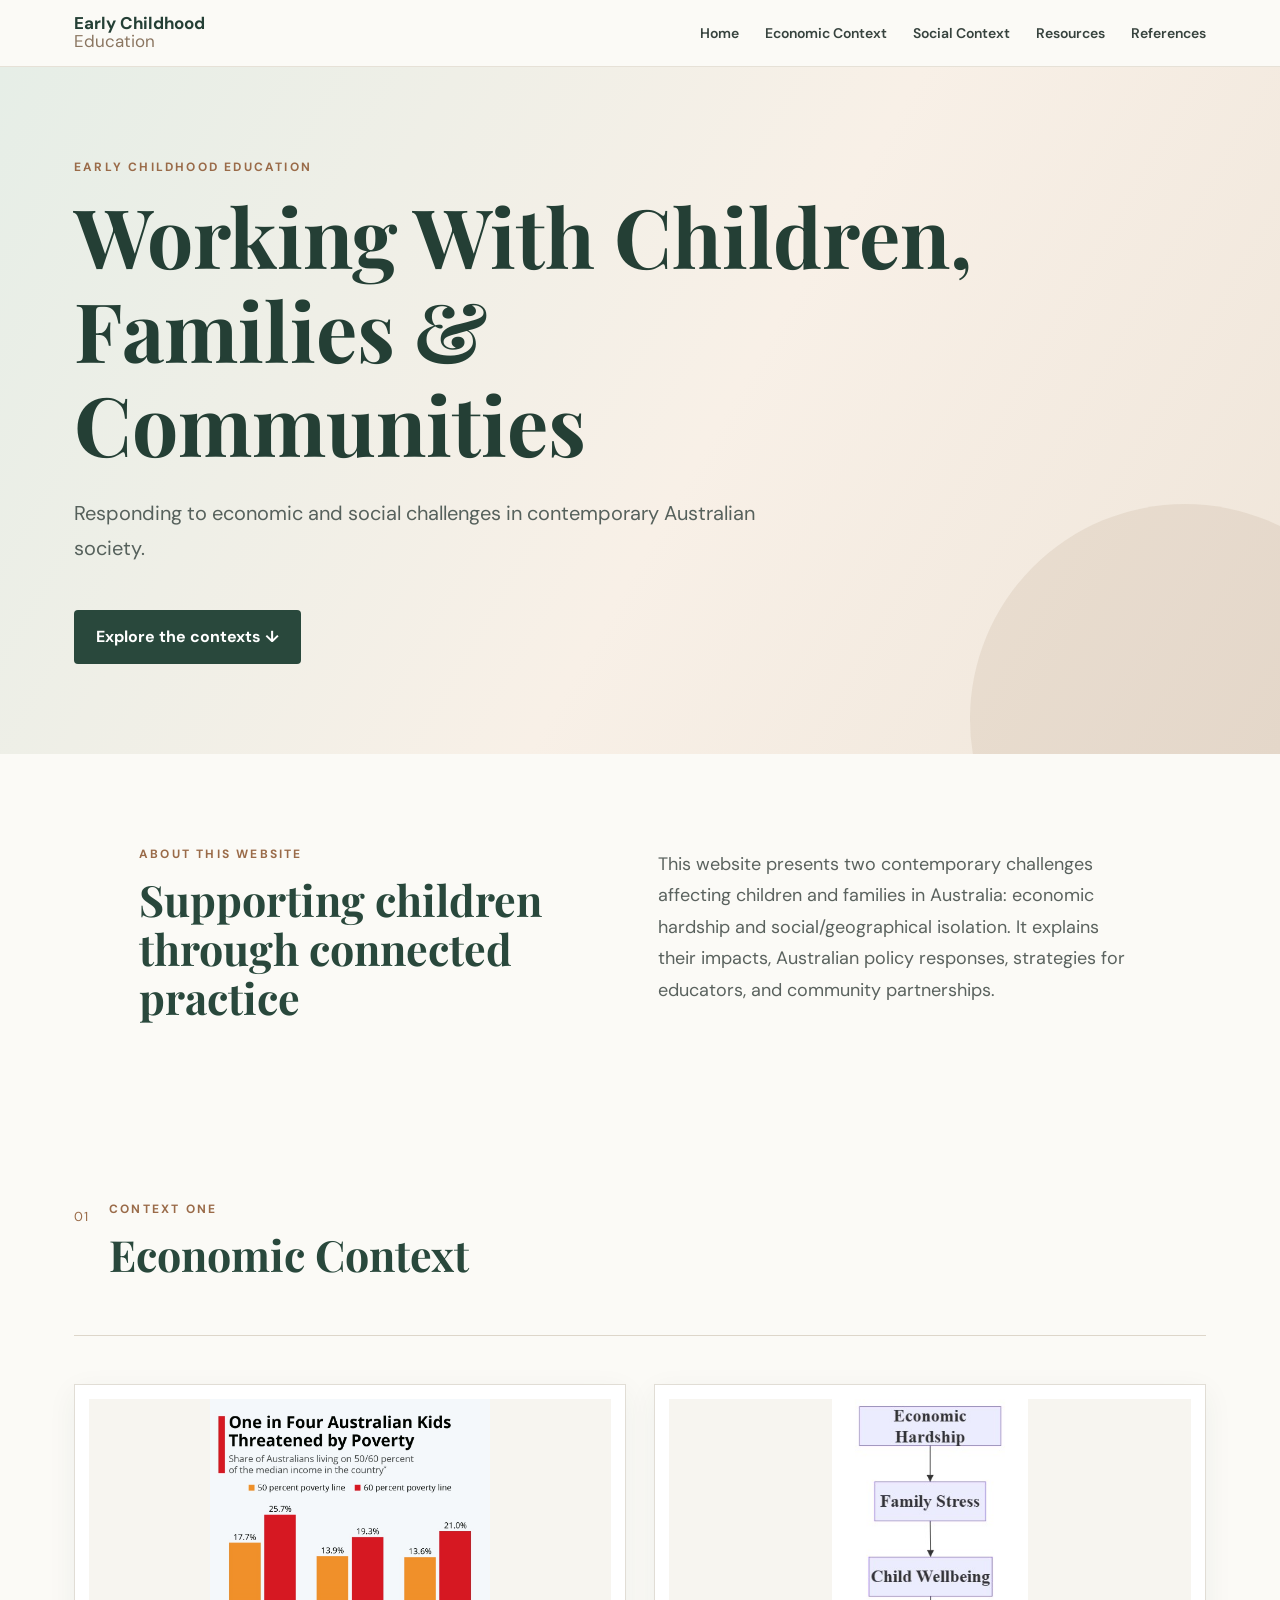
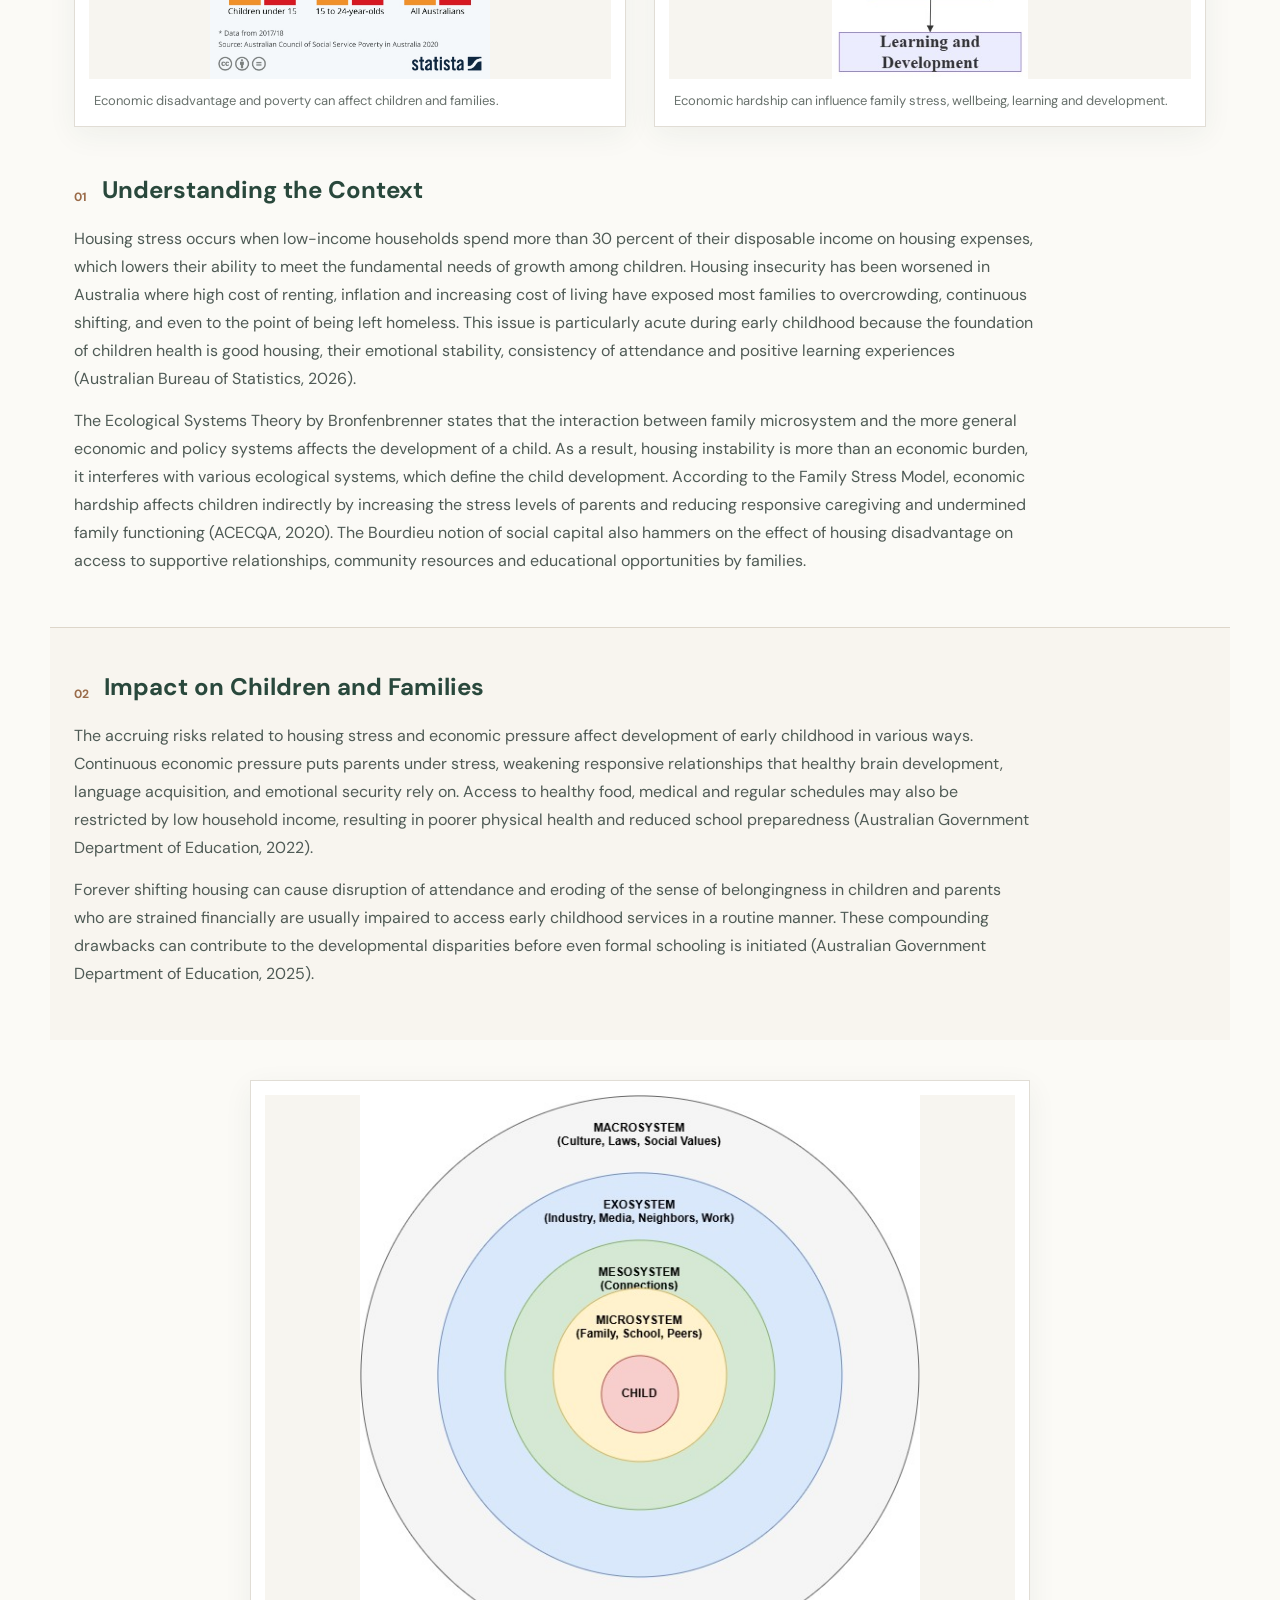
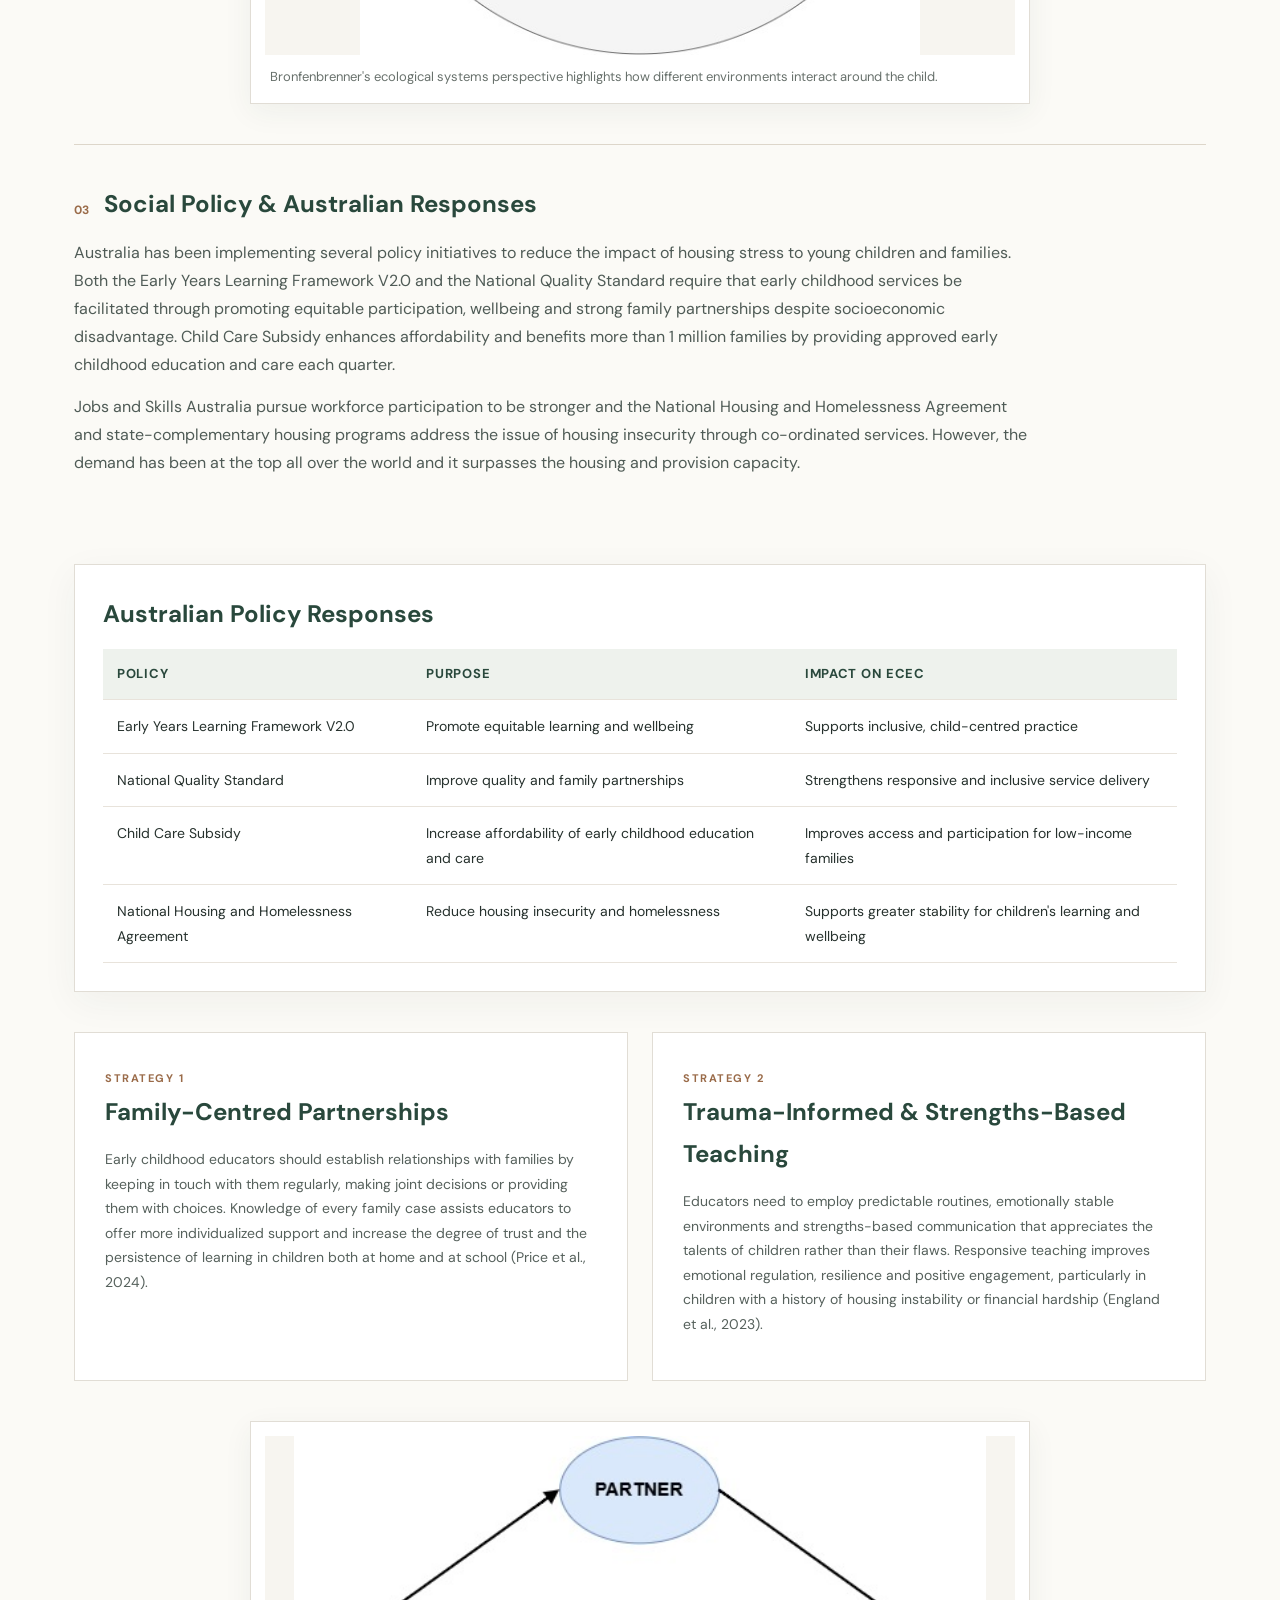
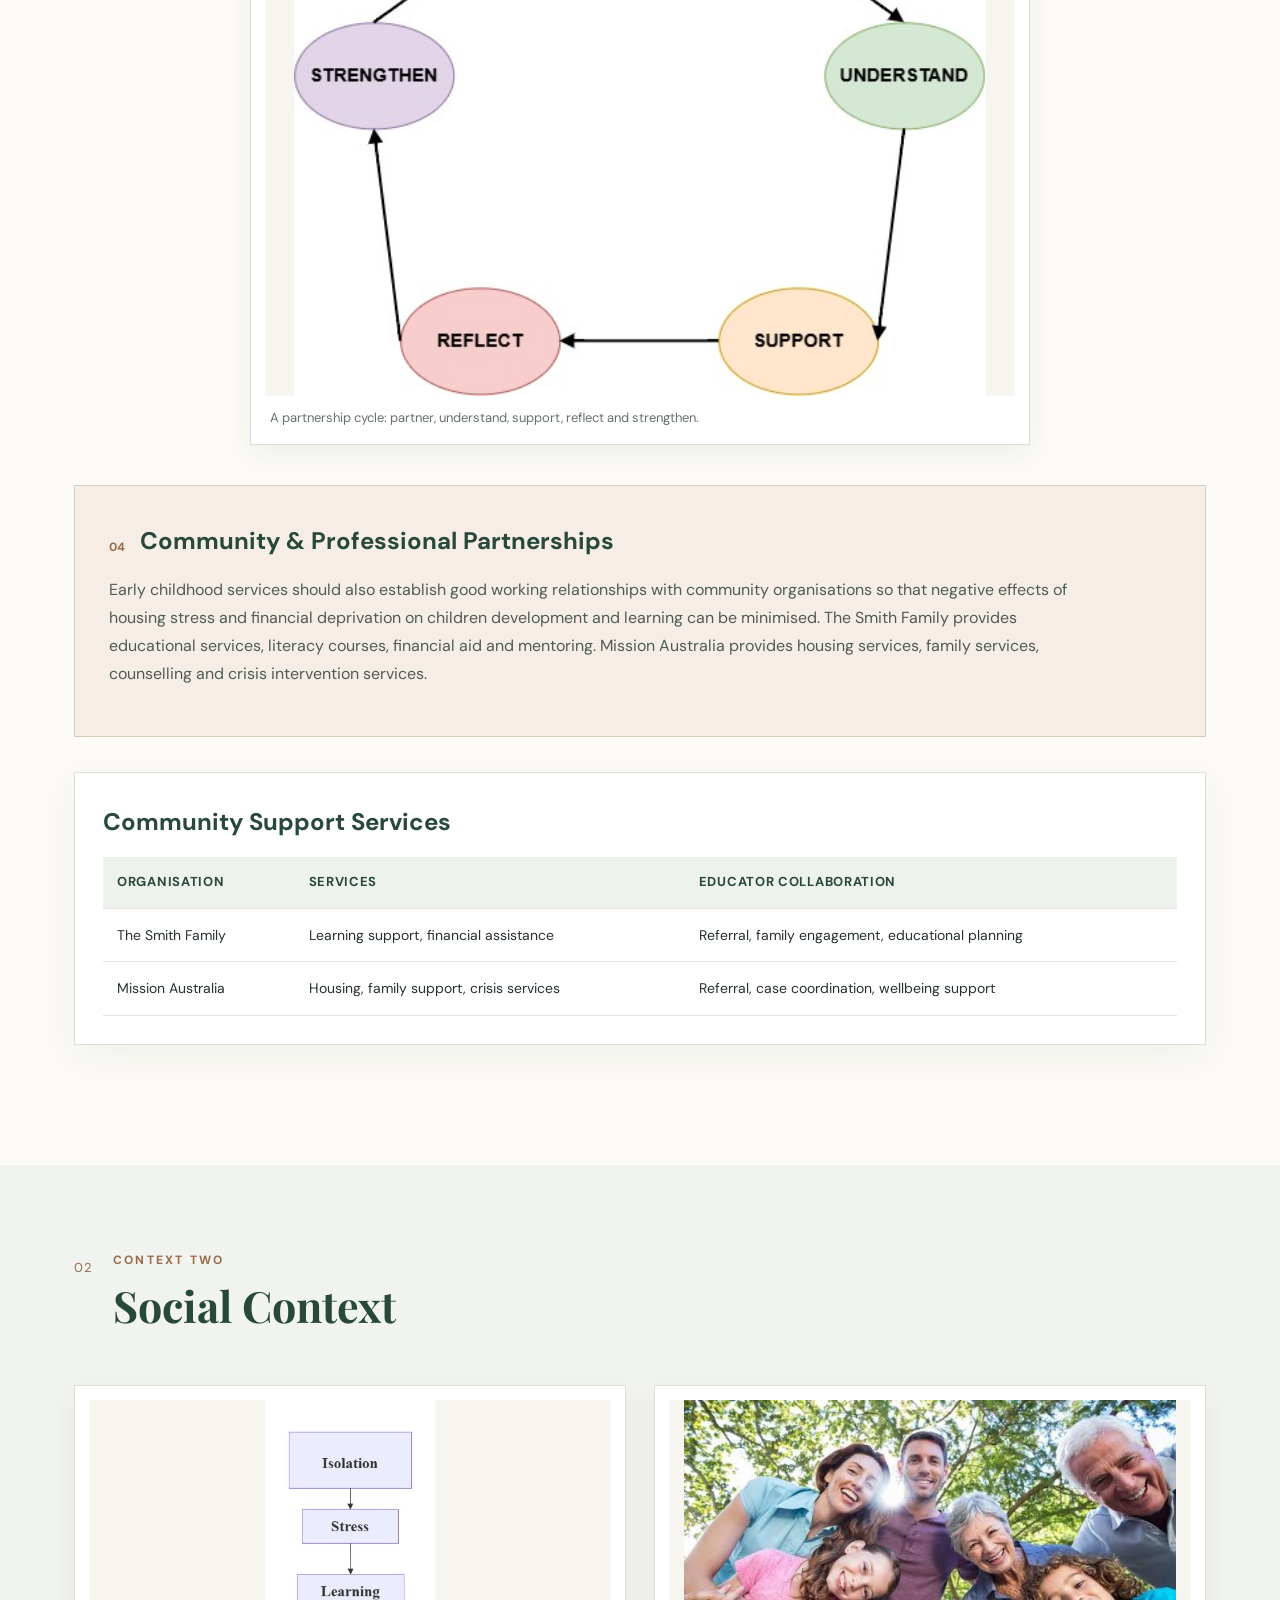
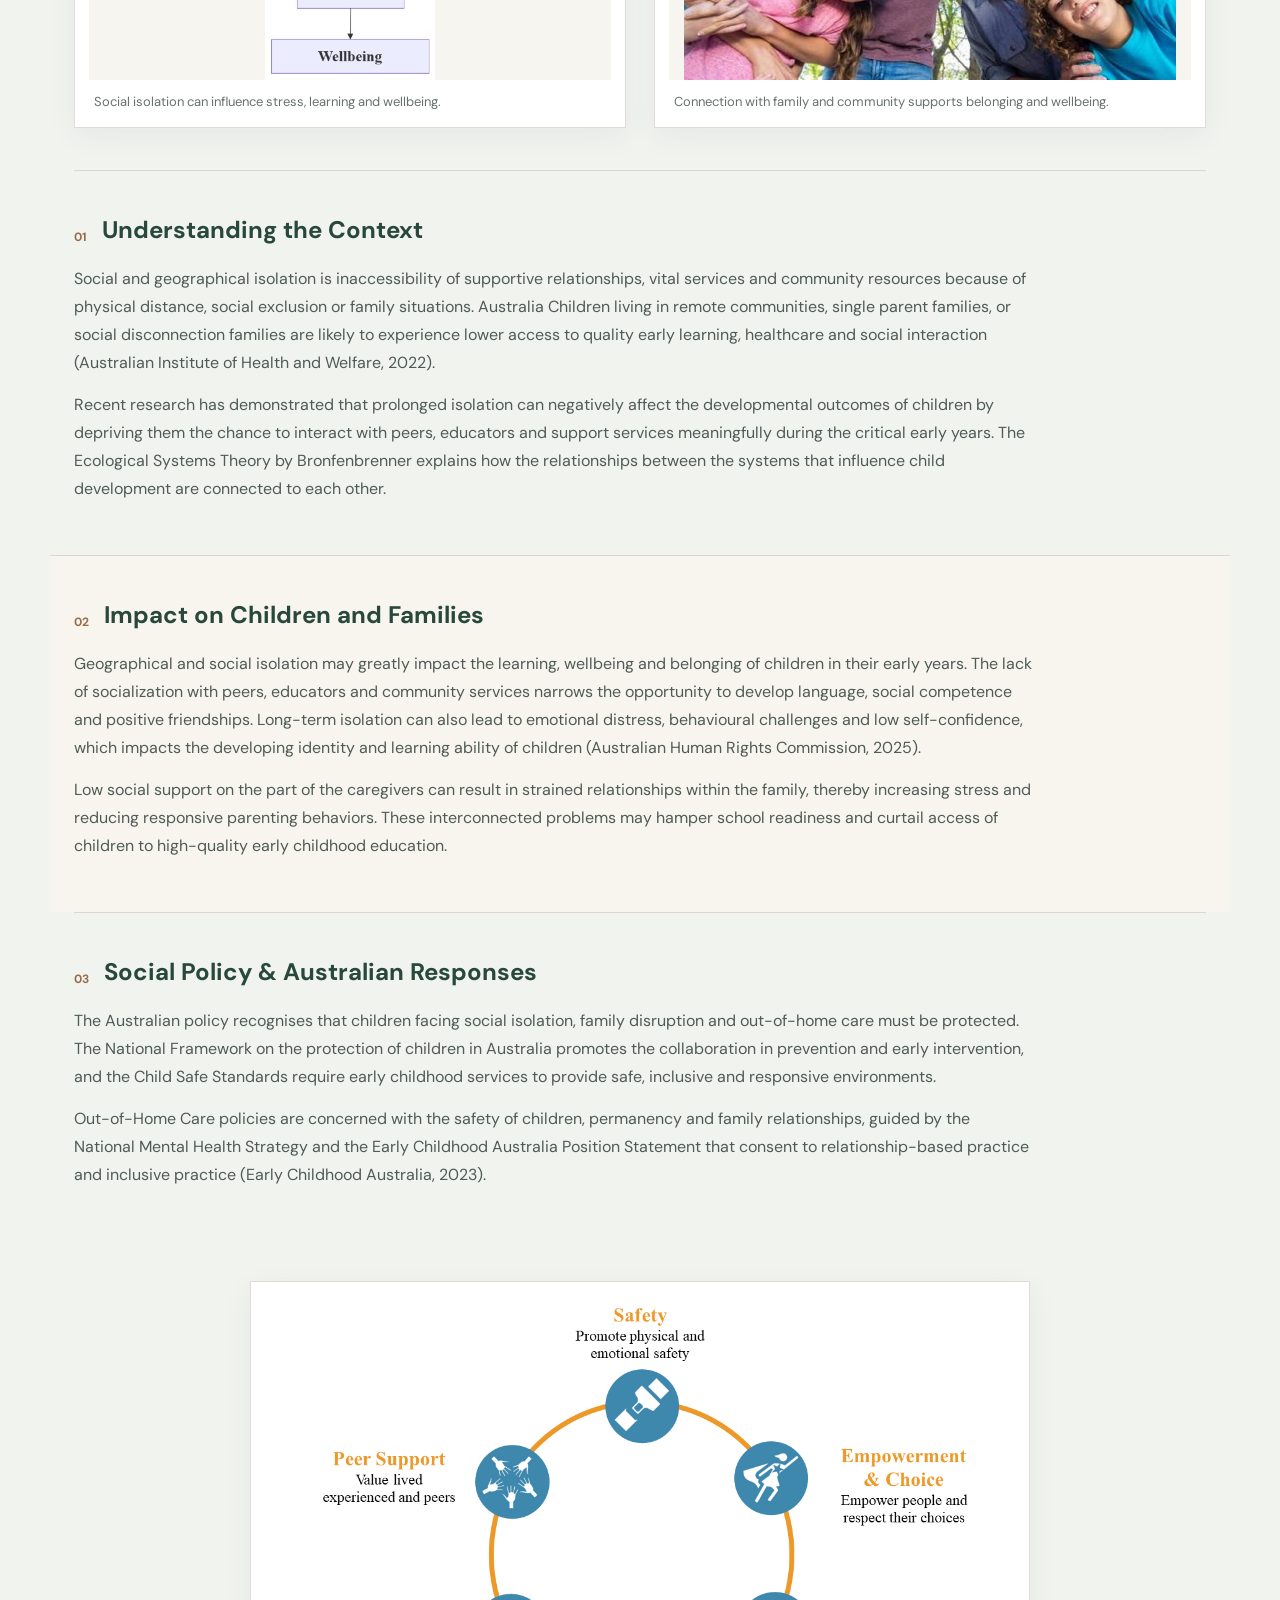
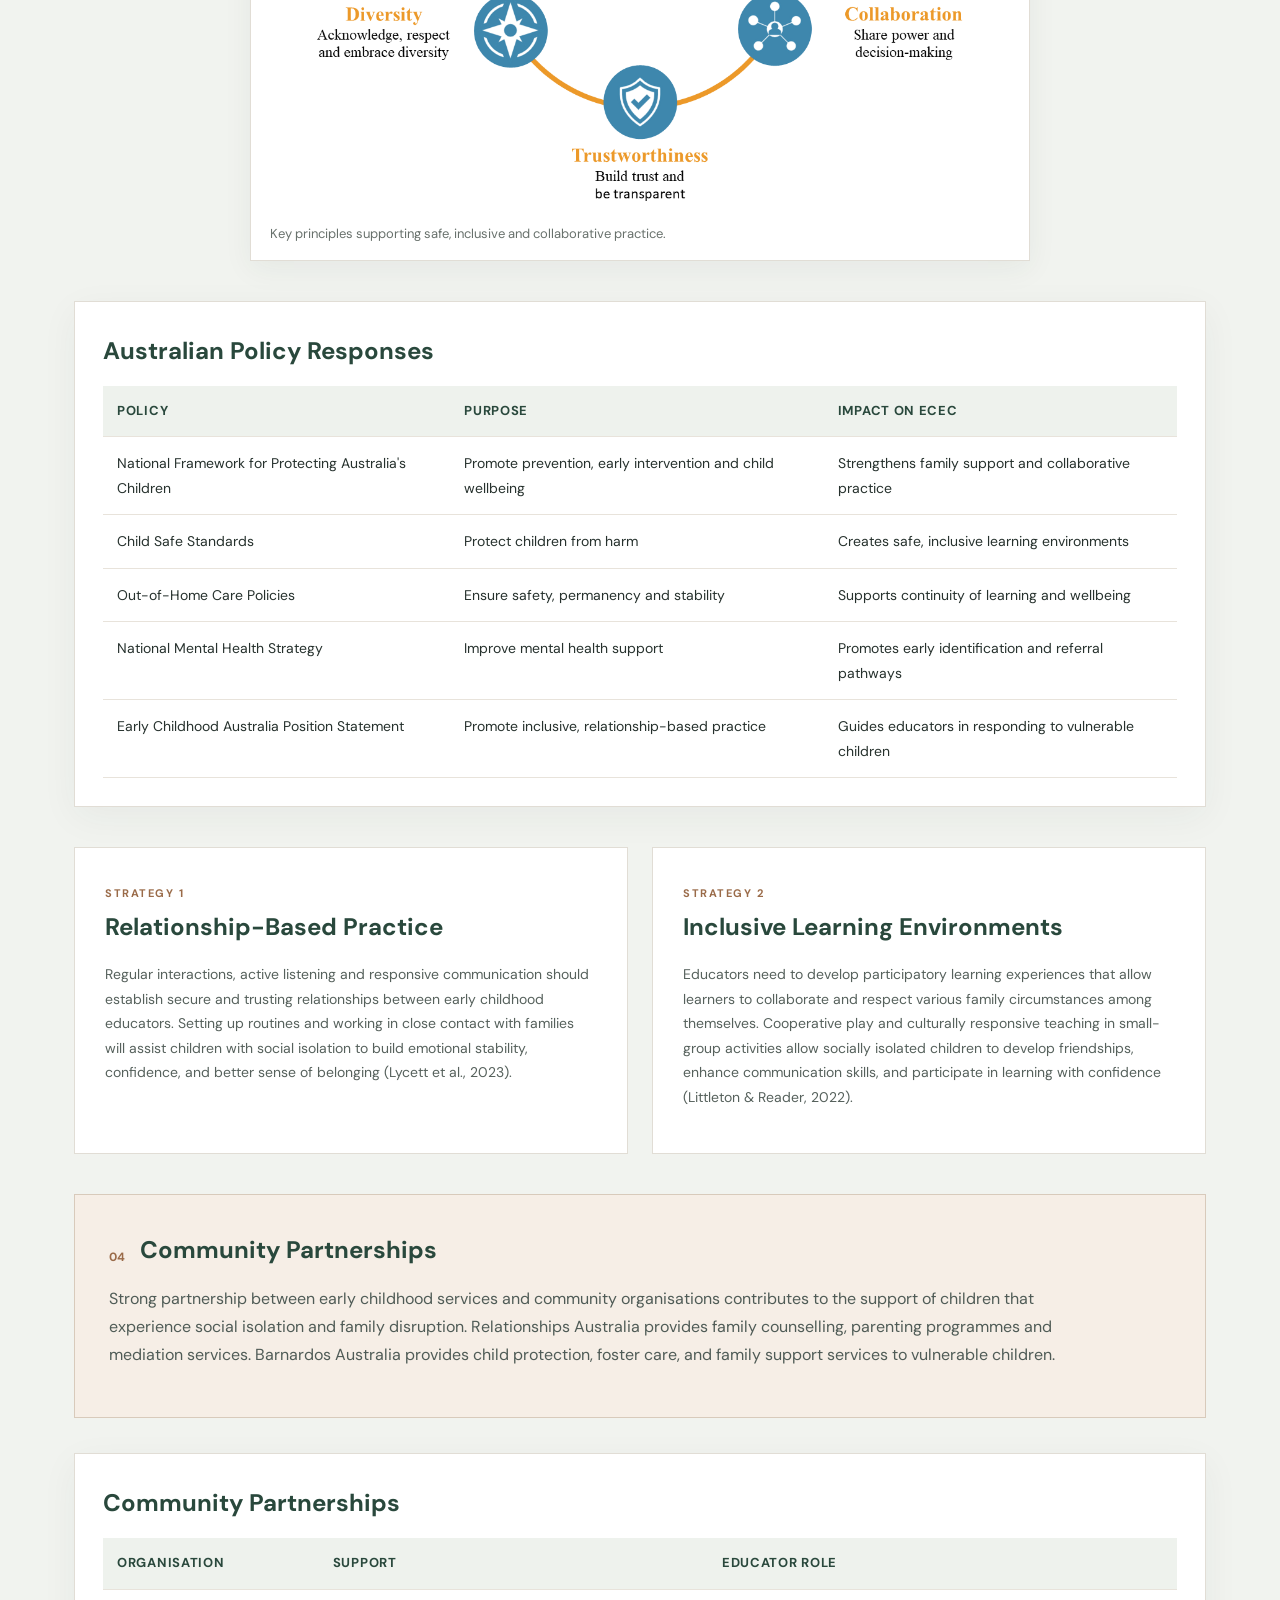
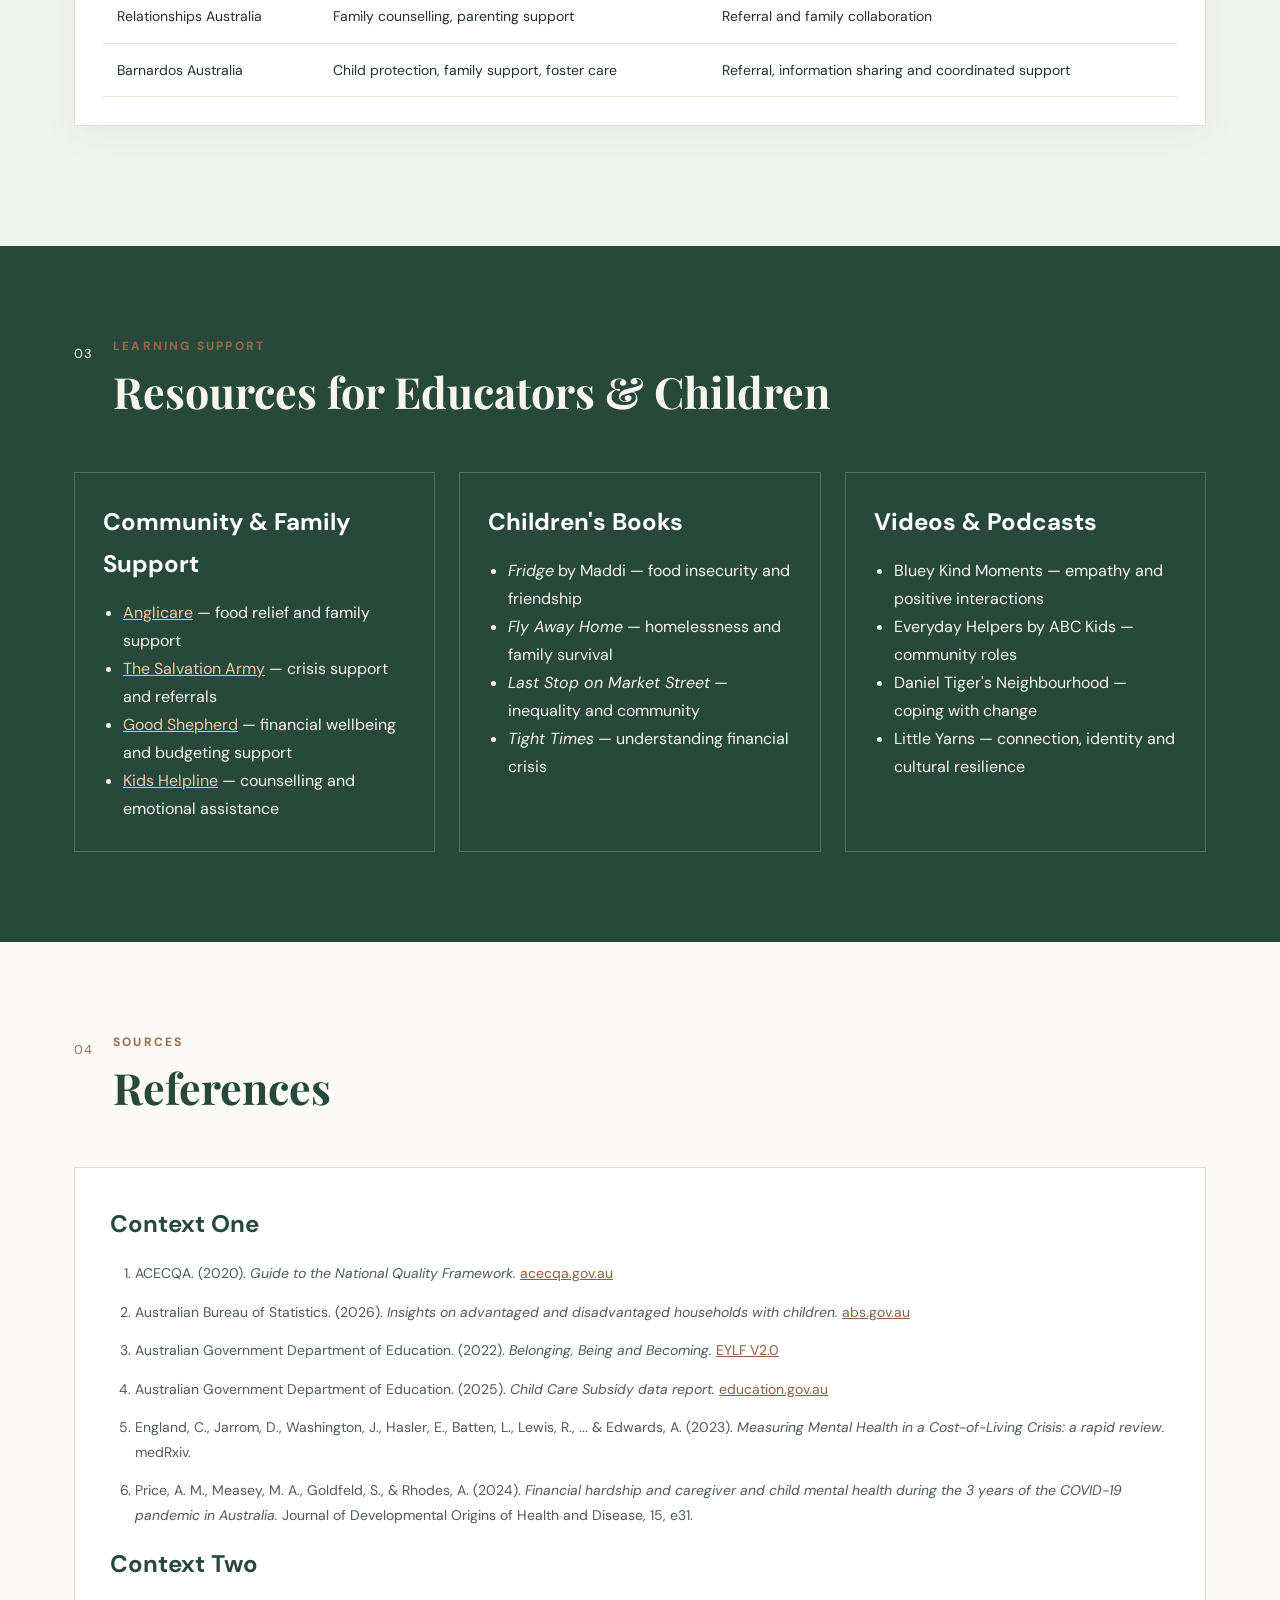
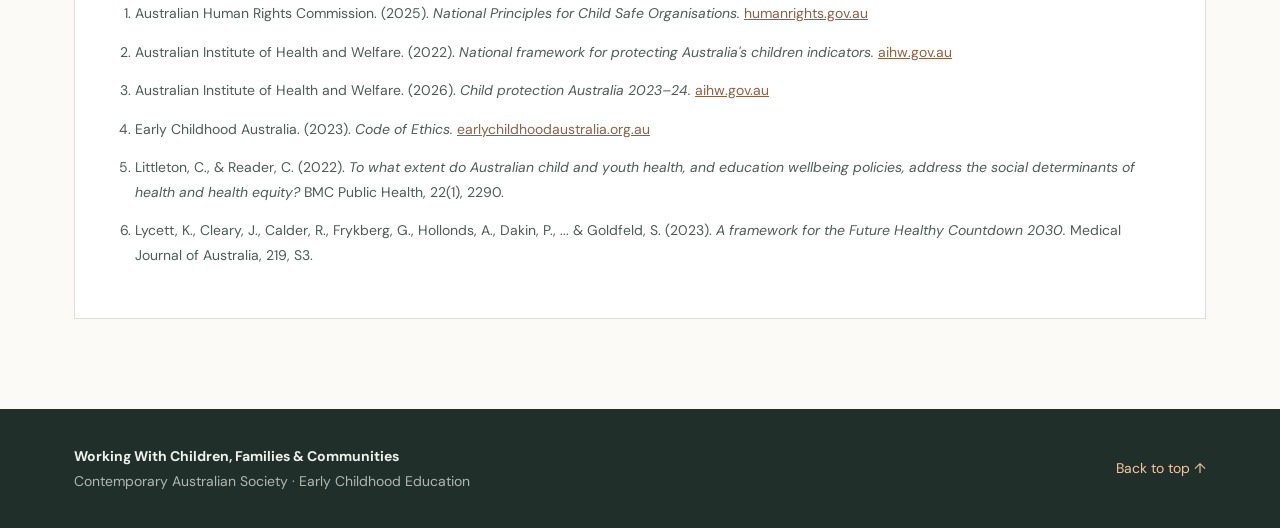
<file: index.html>
<!DOCTYPE html>
<html lang="en">
<head>
  <meta charset="UTF-8">
  <meta name="viewport" content="width=device-width, initial-scale=1.0">
  <title>Working With Children, Families & Communities</title>
  <link rel="preconnect" href="https://fonts.googleapis.com">
  <link rel="preconnect" href="https://fonts.gstatic.com" crossorigin>
  <link href="https://fonts.googleapis.com/css2?family=DM+Sans:wght@400;500;600;700&family=Playfair+Display:wght@600;700&display=swap" rel="stylesheet">
  <link rel="stylesheet" href="styles.css">
</head>
<body>
<header class="site-header">
  <div class="nav-wrap">
    <a class="brand" href="#home">Early Childhood<br><span>Education</span></a>
    <button class="menu-toggle" aria-label="Open menu">☰</button>
    <nav id="nav">
      <a href="#home">Home</a>
      <a href="#economic">Economic Context</a>
      <a href="#social">Social Context</a>
      <a href="#resources">Resources</a>
      <a href="#references">References</a>
    </nav>
  </div>
</header>

<main>
<section id="home" class="hero">
  <div class="hero-inner">
    <p class="eyebrow">EARLY CHILDHOOD EDUCATION</p>
    <h1>Working With Children,<br>Families & Communities</h1>
    <p class="hero-text">Responding to economic and social challenges in contemporary Australian society.</p>
    <a class="button" href="#economic">Explore the contexts ↓</a>
  </div>
</section>

<section class="intro">
  <div>
    <p class="eyebrow">ABOUT THIS WEBSITE</p>
    <h2>Supporting children through connected practice</h2>
  </div>
  <p>This website presents two contemporary challenges affecting children and families in Australia: economic hardship and social/geographical isolation. It explains their impacts, Australian policy responses, strategies for educators, and community partnerships.</p>
</section>

<section id="economic" class="content-section">
  <div class="section-heading">
    <span class="number">01</span>
    <div><p class="eyebrow">CONTEXT ONE</p><h2>Economic Context</h2></div>
  </div>

  <div class="feature">
<div class="visual-row">
    <figure><img src="image1.jpeg" alt="Chart showing Australian children threatened by poverty"><figcaption>Economic disadvantage and poverty can affect children and families.</figcaption></figure>
    <figure><img src="image2.jpeg" alt="Flow diagram showing economic hardship, family stress, child wellbeing, learning and development"><figcaption>Economic hardship can influence family stress, wellbeing, learning and development.</figcaption></figure>
  </div>

      <div class="feature-title"><span>01</span><h3>Understanding the Context</h3></div>
    <p>Housing stress occurs when low-income households spend more than 30 percent of their disposable income on housing expenses, which lowers their ability to meet the fundamental needs of growth among children. Housing insecurity has been worsened in Australia where high cost of renting, inflation and increasing cost of living have exposed most families to overcrowding, continuous shifting, and even to the point of being left homeless. This issue is particularly acute during early childhood because the foundation of children health is good housing, their emotional stability, consistency of attendance and positive learning experiences (Australian Bureau of Statistics, 2026).</p>
    <p>The Ecological Systems Theory by Bronfenbrenner states that the interaction between family microsystem and the more general economic and policy systems affects the development of a child. As a result, housing instability is more than an economic burden, it interferes with various ecological systems, which define the child development. According to the Family Stress Model, economic hardship affects children indirectly by increasing the stress levels of parents and reducing responsive caregiving and undermined family functioning (ACECQA, 2020). The Bourdieu notion of social capital also hammers on the effect of housing disadvantage on access to supportive relationships, community resources and educational opportunities by families.</p>
  </div>

  <div class="feature alt">
    <div class="feature-title"><span>02</span><h3>Impact on Children and Families</h3></div>
    <p>The accruing risks related to housing stress and economic pressure affect development of early childhood in various ways. Continuous economic pressure puts parents under stress, weakening responsive relationships that healthy brain development, language acquisition, and emotional security rely on. Access to healthy food, medical and regular schedules may also be restricted by low household income, resulting in poorer physical health and reduced school preparedness (Australian Government Department of Education, 2022).</p>
    <p>Forever shifting housing can cause disruption of attendance and eroding of the sense of belongingness in children and parents who are strained financially are usually impaired to access early childhood services in a routine manner. These compounding drawbacks can contribute to the developmental disparities before even formal schooling is initiated (Australian Government Department of Education, 2025).</p>
  </div>

  <div class="visual-single">
    <figure><img src="image5.jpeg" alt="Bronfenbrenner ecological systems diagram"><figcaption>Bronfenbrenner's ecological systems perspective highlights how different environments interact around the child.</figcaption></figure>
  </div>

  <div class="feature">
    <div class="feature-title"><span>03</span><h3>Social Policy & Australian Responses</h3></div>
    <p>Australia has been implementing several policy initiatives to reduce the impact of housing stress to young children and families. Both the Early Years Learning Framework V2.0 and the National Quality Standard require that early childhood services be facilitated through promoting equitable participation, wellbeing and strong family partnerships despite socioeconomic disadvantage. Child Care Subsidy enhances affordability and benefits more than 1 million families by providing approved early childhood education and care each quarter.</p>
    <p>Jobs and Skills Australia pursue workforce participation to be stronger and the National Housing and Homelessness Agreement and state-complementary housing programs address the issue of housing insecurity through co-ordinated services. However, the demand has been at the top all over the world and it surpasses the housing and provision capacity.</p>
  </div>

  <div class="table-card">
    <h3>Australian Policy Responses</h3>
    <div class="table-scroll"><table>
      <thead><tr><th>Policy</th><th>Purpose</th><th>Impact on ECEC</th></tr></thead>
      <tbody>
        <tr><td>Early Years Learning Framework V2.0</td><td>Promote equitable learning and wellbeing</td><td>Supports inclusive, child-centred practice</td></tr>
        <tr><td>National Quality Standard</td><td>Improve quality and family partnerships</td><td>Strengthens responsive and inclusive service delivery</td></tr>
        <tr><td>Child Care Subsidy</td><td>Increase affordability of early childhood education and care</td><td>Improves access and participation for low-income families</td></tr>
        <tr><td>National Housing and Homelessness Agreement</td><td>Reduce housing insecurity and homelessness</td><td>Supports greater stability for children's learning and wellbeing</td></tr>
      </tbody>
    </table></div>
  </div>

  <div class="two-col">
    <article class="mini-card">
      <span class="tag">STRATEGY 1</span><h3>Family-Centred Partnerships</h3>
      <p>Early childhood educators should establish relationships with families by keeping in touch with them regularly, making joint decisions or providing them with choices. Knowledge of every family case assists educators to offer more individualized support and increase the degree of trust and the persistence of learning in children both at home and at school (Price et al., 2024).</p>
    </article>
    <article class="mini-card">
      <span class="tag">STRATEGY 2</span><h3>Trauma-Informed & Strengths-Based Teaching</h3>
      <p>Educators need to employ predictable routines, emotionally stable environments and strengths-based communication that appreciates the talents of children rather than their flaws. Responsive teaching improves emotional regulation, resilience and positive engagement, particularly in children with a history of housing instability or financial hardship (England et al., 2023).</p>
    </article>
  </div>

  <div class="visual-single">
    <figure><img src="image4.jpeg" alt="Cycle diagram showing partner, understand, support, reflect and strengthen"><figcaption>A partnership cycle: partner, understand, support, reflect and strengthen.</figcaption></figure>
  </div>

  <div class="feature highlight">
    <div class="feature-title"><span>04</span><h3>Community & Professional Partnerships</h3></div>
    <p>Early childhood services should also establish good working relationships with community organisations so that negative effects of housing stress and financial deprivation on children development and learning can be minimised. The Smith Family provides educational services, literacy courses, financial aid and mentoring. Mission Australia provides housing services, family services, counselling and crisis intervention services.</p>
  </div>

  <div class="table-card">
    <h3>Community Support Services</h3>
    <div class="table-scroll"><table>
      <thead><tr><th>Organisation</th><th>Services</th><th>Educator Collaboration</th></tr></thead>
      <tbody>
        <tr><td>The Smith Family</td><td>Learning support, financial assistance</td><td>Referral, family engagement, educational planning</td></tr>
        <tr><td>Mission Australia</td><td>Housing, family support, crisis services</td><td>Referral, case coordination, wellbeing support</td></tr>
      </tbody>
    </table></div>
  </div>
</section>

<section id="social" class="content-section soft">
  <div class="section-heading">
    <span class="number">02</span>
    <div><p class="eyebrow">CONTEXT TWO</p><h2>Social Context</h2></div>
  </div>
  <div class="visual-row">
    <figure><img src="image6.jpeg" alt="Flow diagram showing isolation, stress, learning and wellbeing"><figcaption>Social isolation can influence stress, learning and wellbeing.</figcaption></figure>
    <figure><img src="image3.jpeg" alt="Family spending time together outdoors"><figcaption>Connection with family and community supports belonging and wellbeing.</figcaption></figure>
  </div>

  <div class="feature">
    <div class="feature-title"><span>01</span><h3>Understanding the Context</h3></div>
    <p>Social and geographical isolation is inaccessibility of supportive relationships, vital services and community resources because of physical distance, social exclusion or family situations. Australia Children living in remote communities, single parent families, or social disconnection families are likely to experience lower access to quality early learning, healthcare and social interaction (Australian Institute of Health and Welfare, 2022).</p>
    <p>Recent research has demonstrated that prolonged isolation can negatively affect the developmental outcomes of children by depriving them the chance to interact with peers, educators and support services meaningfully during the critical early years. The Ecological Systems Theory by Bronfenbrenner explains how the relationships between the systems that influence child development are connected to each other.</p>
  </div>

  <div class="feature alt">
    <div class="feature-title"><span>02</span><h3>Impact on Children and Families</h3></div>
    <p>Geographical and social isolation may greatly impact the learning, wellbeing and belonging of children in their early years. The lack of socialization with peers, educators and community services narrows the opportunity to develop language, social competence and positive friendships. Long-term isolation can also lead to emotional distress, behavioural challenges and low self-confidence, which impacts the developing identity and learning ability of children (Australian Human Rights Commission, 2025).</p>
    <p>Low social support on the part of the caregivers can result in strained relationships within the family, thereby increasing stress and reducing responsive parenting behaviors. These interconnected problems may hamper school readiness and curtail access of children to high-quality early childhood education.</p>
  </div>

  <div class="feature">
    <div class="feature-title"><span>03</span><h3>Social Policy & Australian Responses</h3></div>
    <p>The Australian policy recognises that children facing social isolation, family disruption and out-of-home care must be protected. The National Framework on the protection of children in Australia promotes the collaboration in prevention and early intervention, and the Child Safe Standards require early childhood services to provide safe, inclusive and responsive environments.</p>
    <p>Out-of-Home Care policies are concerned with the safety of children, permanency and family relationships, guided by the National Mental Health Strategy and the Early Childhood Australia Position Statement that consent to relationship-based practice and inclusive practice (Early Childhood Australia, 2023).</p>
  </div>

  <div class="visual-single">
    <figure><img src="image7.png" alt="Child safe practice principles diagram"><figcaption>Key principles supporting safe, inclusive and collaborative practice.</figcaption></figure>
  </div>

  <div class="table-card">
    <h3>Australian Policy Responses</h3>
    <div class="table-scroll"><table>
      <thead><tr><th>Policy</th><th>Purpose</th><th>Impact on ECEC</th></tr></thead>
      <tbody>
        <tr><td>National Framework for Protecting Australia's Children</td><td>Promote prevention, early intervention and child wellbeing</td><td>Strengthens family support and collaborative practice</td></tr>
        <tr><td>Child Safe Standards</td><td>Protect children from harm</td><td>Creates safe, inclusive learning environments</td></tr>
        <tr><td>Out-of-Home Care Policies</td><td>Ensure safety, permanency and stability</td><td>Supports continuity of learning and wellbeing</td></tr>
        <tr><td>National Mental Health Strategy</td><td>Improve mental health support</td><td>Promotes early identification and referral pathways</td></tr>
        <tr><td>Early Childhood Australia Position Statement</td><td>Promote inclusive, relationship-based practice</td><td>Guides educators in responding to vulnerable children</td></tr>
      </tbody>
    </table></div>
  </div>

  <div class="two-col">
    <article class="mini-card">
      <span class="tag">STRATEGY 1</span><h3>Relationship-Based Practice</h3>
      <p>Regular interactions, active listening and responsive communication should establish secure and trusting relationships between early childhood educators. Setting up routines and working in close contact with families will assist children with social isolation to build emotional stability, confidence, and better sense of belonging (Lycett et al., 2023).</p>
    </article>
    <article class="mini-card">
      <span class="tag">STRATEGY 2</span><h3>Inclusive Learning Environments</h3>
      <p>Educators need to develop participatory learning experiences that allow learners to collaborate and respect various family circumstances among themselves. Cooperative play and culturally responsive teaching in small-group activities allow socially isolated children to develop friendships, enhance communication skills, and participate in learning with confidence (Littleton & Reader, 2022).</p>
    </article>
  </div>

  <div class="feature highlight">
    <div class="feature-title"><span>04</span><h3>Community Partnerships</h3></div>
    <p>Strong partnership between early childhood services and community organisations contributes to the support of children that experience social isolation and family disruption. Relationships Australia provides family counselling, parenting programmes and mediation services. Barnardos Australia provides child protection, foster care, and family support services to vulnerable children.</p>
  </div>

  <div class="table-card">
    <h3>Community Partnerships</h3>
    <div class="table-scroll"><table>
      <thead><tr><th>Organisation</th><th>Support</th><th>Educator Role</th></tr></thead>
      <tbody>
        <tr><td>Relationships Australia</td><td>Family counselling, parenting support</td><td>Referral and family collaboration</td></tr>
        <tr><td>Barnardos Australia</td><td>Child protection, family support, foster care</td><td>Referral, information sharing and coordinated support</td></tr>
      </tbody>
    </table></div>
  </div>
</section>

<section id="resources" class="resources">
  <div class="section-heading">
    <span class="number">03</span>
    <div><p class="eyebrow">LEARNING SUPPORT</p><h2>Resources for Educators & Children</h2></div>
  </div>
  <div class="resource-grid">
    <article><h3>Community & Family Support</h3><ul>
      <li><a href="https://www.anglicare.asn.au/" target="_blank" rel="noopener">Anglicare</a> — food relief and family support</li>
      <li><a href="https://www.salvationarmy.org.au/" target="_blank" rel="noopener">The Salvation Army</a> — crisis support and referrals</li>
      <li><a href="https://goodshep.org.au/" target="_blank" rel="noopener">Good Shepherd</a> — financial wellbeing and budgeting support</li>
      <li><a href="https://kidshelpline.com.au/" target="_blank" rel="noopener">Kids Helpline</a> — counselling and emotional assistance</li>
    </ul></article>
    <article><h3>Children's Books</h3><ul>
      <li><em>Fridge</em> by Maddi — food insecurity and friendship</li>
      <li><em>Fly Away Home</em> — homelessness and family survival</li>
      <li><em>Last Stop on Market Street</em> — inequality and community</li>
      <li><em>Tight Times</em> — understanding financial crisis</li>
    </ul></article>
    <article><h3>Videos & Podcasts</h3><ul>
      <li>Bluey Kind Moments — empathy and positive interactions</li>
      <li>Everyday Helpers by ABC Kids — community roles</li>
      <li>Daniel Tiger's Neighbourhood — coping with change</li>
      <li>Little Yarns — connection, identity and cultural resilience</li>
    </ul></article>
  </div>
</section>

<section id="references" class="references">
  <div class="section-heading">
    <span class="number">04</span>
    <div><p class="eyebrow">SOURCES</p><h2>References</h2></div>
  </div>
  <div class="reference-list">
    <h3>Context One</h3>
    <ol>
      <li>ACECQA. (2020). <em>Guide to the National Quality Framework.</em> <a href="https://www.acecqa.gov.au/nqf/about/guide" target="_blank">acecqa.gov.au</a></li>
      <li>Australian Bureau of Statistics. (2026). <em>Insights on advantaged and disadvantaged households with children.</em> <a href="https://www.abs.gov.au/articles/insights-advantaged-and-disadvantaged-households-children" target="_blank">abs.gov.au</a></li>
      <li>Australian Government Department of Education. (2022). <em>Belonging, Being and Becoming.</em> <a href="https://www.acecqa.gov.au/sites/default/files/2023-01/EYLF-2022-V2.0.pdf" target="_blank">EYLF V2.0</a></li>
      <li>Australian Government Department of Education. (2025). <em>Child Care Subsidy data report.</em> <a href="https://www.education.gov.au/early-childhood/about/data-and-reports/quarterly-reports/child-care-subsidy-data-report-december-quarter-2025" target="_blank">education.gov.au</a></li>
      <li>England, C., Jarrom, D., Washington, J., Hasler, E., Batten, L., Lewis, R., ... &amp; Edwards, A. (2023). <em>Measuring Mental Health in a Cost-of-Living Crisis: a rapid review.</em> medRxiv.</li>
      <li>Price, A. M., Measey, M. A., Goldfeld, S., &amp; Rhodes, A. (2024). <em>Financial hardship and caregiver and child mental health during the 3 years of the COVID-19 pandemic in Australia.</em> Journal of Developmental Origins of Health and Disease, 15, e31.</li>
    </ol>
    <h3>Context Two</h3>
    <ol>
      <li>Australian Human Rights Commission. (2025). <em>National Principles for Child Safe Organisations.</em> <a href="https://humanrights.gov.au/__data/assets/file/0022/57532/National-Principles-for-Child-Safe-Organisations.pdf" target="_blank">humanrights.gov.au</a></li>
      <li>Australian Institute of Health and Welfare. (2022). <em>National framework for protecting Australia's children indicators.</em> <a href="https://www.aihw.gov.au/reports/child-protection/nfpac/contents/national-standards-indicators-data-visualisations" target="_blank">aihw.gov.au</a></li>
      <li>Australian Institute of Health and Welfare. (2026). <em>Child protection Australia 2023–24.</em> <a href="https://www.aihw.gov.au/reports/child-protection/child-protection-australia-2023-24/contents/child-protection-system-in-australia" target="_blank">aihw.gov.au</a></li>
      <li>Early Childhood Australia. (2023). <em>Code of Ethics.</em> <a href="https://www.earlychildhoodaustralia.org.au/advocacy/eca-code-of-ethics/" target="_blank">earlychildhoodaustralia.org.au</a></li>
      <li>Littleton, C., &amp; Reader, C. (2022). <em>To what extent do Australian child and youth health, and education wellbeing policies, address the social determinants of health and health equity?</em> BMC Public Health, 22(1), 2290.</li>
      <li>Lycett, K., Cleary, J., Calder, R., Frykberg, G., Hollonds, A., Dakin, P., ... &amp; Goldfeld, S. (2023). <em>A framework for the Future Healthy Countdown 2030.</em> Medical Journal of Australia, 219, S3.</li>
    </ol>
  </div>
</section>
</main>

<footer>
  <div><strong>Working With Children, Families & Communities</strong><br><span>Contemporary Australian Society · Early Childhood Education</span></div>
  <a href="#home">Back to top ↑</a>
</footer>
<script src="script.js"></script>
</body>
</html>
</file>
<file: styles.css>
*{box-sizing:border-box}html{scroll-behavior:smooth}body{margin:0;font-family:"DM Sans",Arial,sans-serif;color:#26312d;background:#fbfaf6;line-height:1.75}.site-header{position:sticky;top:0;z-index:10;background:rgba(251,250,246,.94);backdrop-filter:blur(12px);border-bottom:1px solid #e6e1d7}.nav-wrap{max-width:1180px;margin:auto;display:flex;align-items:center;justify-content:space-between;padding:15px 24px}.brand{font-weight:700;line-height:1.05;color:#243f35;text-decoration:none;font-size:17px}.brand span{font-weight:400;color:#8b7661}.site-header nav{display:flex;gap:26px;align-items:center}.site-header nav a{color:#37433e;text-decoration:none;font-size:14px;font-weight:600}.site-header nav a:hover{color:#9b6b48}.menu-toggle{display:none;border:0;background:none;font-size:24px}.hero{min-height:650px;display:flex;align-items:center;background:linear-gradient(120deg,#e6eee7 0%,#f8f0e7 55%,#efe5d9 100%);position:relative;overflow:hidden}.hero:after{content:"";position:absolute;width:430px;height:430px;border-radius:50%;right:-120px;bottom:-180px;background:rgba(154,126,97,.13)}.hero-inner{max-width:1180px;width:100%;margin:auto;padding:90px 24px}.eyebrow{font-size:12px;letter-spacing:2.2px;font-weight:700;color:#9a6b49;margin:0 0 10px}.hero h1,h2{font-family:"Playfair Display",Georgia,serif;line-height:1.15}.hero h1{font-size:clamp(45px,7vw,82px);max-width:900px;margin:10px 0 25px;color:#243f35}.hero-text{font-size:20px;max-width:700px;color:#56615c}.button{display:inline-block;margin-top:24px;background:#29483c;color:#fff;text-decoration:none;padding:13px 22px;border-radius:4px;font-weight:700}.intro{max-width:1050px;margin:0 auto;padding:90px 24px;display:grid;grid-template-columns:1fr 1.1fr;gap:80px}.intro h2,.section-heading h2{font-size:43px;margin:0;color:#29483c}.intro>p{font-size:18px;color:#5a625e;margin-top:5px}.content-section{max-width:1180px;margin:auto;padding:85px 24px}.soft{background:#f1f3ef;max-width:none;padding-left:max(24px,calc((100vw - 1132px)/2));padding-right:max(24px,calc((100vw - 1132px)/2))}.section-heading{display:flex;gap:20px;align-items:flex-start;margin-bottom:55px}.number{font-size:13px;letter-spacing:1px;color:#9a6b49;padding-top:7px}.feature{border-top:1px solid #ddd6ca;padding:38px 0}.feature.alt{background:#f8f5ef;margin-left:-24px;margin-right:-24px;padding-left:24px;padding-right:24px}.feature.highlight{border:1px solid #d8cabb;background:#f6eee6;padding:34px;margin-top:35px}.feature-title{display:flex;align-items:center;gap:15px}.feature-title span{font-size:12px;color:#9a6b49;font-weight:700}.feature h3,.table-card h3,.mini-card h3,.resource-grid h3,.reference-list h3{margin:0 0 14px;font-size:24px;color:#29483c}.feature p{max-width:960px;margin:0 0 14px;color:#4f5b56}.table-card{background:#fff;border:1px solid #e1ddd5;padding:28px;margin:35px 0;box-shadow:0 10px 35px rgba(40,60,50,.05)}.table-scroll{overflow-x:auto}table{width:100%;border-collapse:collapse;min-width:720px}th,td{text-align:left;padding:14px;border-bottom:1px solid #e8e3db;vertical-align:top}th{background:#eef2ed;color:#29483c;font-size:13px;text-transform:uppercase;letter-spacing:.7px}td{font-size:14px}.two-col{display:grid;grid-template-columns:1fr 1fr;gap:24px;margin:40px 0}.mini-card{background:#fff;padding:30px;border:1px solid #e1ddd5}.mini-card p{font-size:14px;color:#56615c}.tag{font-size:11px;letter-spacing:1.5px;color:#9a6b49;font-weight:700}.resources{background:#29483c;color:#f8f5ef;padding:90px max(24px,calc((100vw - 1132px)/2))}.resources .section-heading h2,.resources .number{color:#f8f5ef}.resource-grid{display:grid;grid-template-columns:repeat(3,1fr);gap:24px}.resource-grid article{border:1px solid rgba(255,255,255,.2);padding:28px}.resource-grid h3{color:#fff}.resource-grid ul{margin:0;padding-left:20px}.resource-grid a{color:#f4c99e}.references{max-width:1180px;margin:auto;padding:90px 24px}.reference-list{background:#fff;border:1px solid #e1ddd5;padding:35px}.reference-list ol{padding-left:25px}.reference-list li{margin:0 0 14px;color:#4f5b56;font-size:14px}.reference-list a{color:#8d6043}footer{background:#202f2a;color:#eef1ed;padding:35px max(24px,calc((100vw - 1132px)/2));display:flex;justify-content:space-between;gap:20px;align-items:center;font-size:14px}footer span{color:#aeb8b2}footer a{color:#f2c79e;text-decoration:none}@media(max-width:800px){.site-header nav{display:none;position:absolute;left:0;right:0;top:69px;background:#fbfaf6;padding:18px 24px;border-bottom:1px solid #e6e1d7;flex-direction:column;align-items:flex-start}.site-header nav.open{display:flex}.menu-toggle{display:block}.hero{min-height:560px}.intro,.two-col,.resource-grid{grid-template-columns:1fr;gap:30px}.intro{padding:65px 24px}.content-section,.references{padding-top:65px;padding-bottom:65px}.soft{padding-left:24px;padding-right:24px}.section-heading h2,.intro h2{font-size:36px}.hero h1{font-size:47px}.resources{padding-top:65px;padding-bottom:65px}footer{flex-direction:column;align-items:flex-start}}
/* Images from the original assignment document */
.visual-row{display:grid;grid-template-columns:1fr 1fr;gap:28px;margin:10px 0 42px}
.visual-row figure,.visual-single figure{margin:0;background:#fff;border:1px solid #e1ddd5;padding:14px;box-shadow:0 8px 28px rgba(40,60,50,.06)}
.visual-row img{width:100%;height:280px;object-fit:contain;background:#f7f5f0;display:block}
.visual-single{max-width:780px;margin:40px auto}
.visual-single img{width:100%;max-height:560px;object-fit:contain;background:#f7f5f0;display:block}
figure figcaption{font-size:13px;line-height:1.5;color:#68716c;padding:12px 5px 2px}
@media(max-width:800px){.visual-row{grid-template-columns:1fr}.visual-row img{height:auto;max-height:420px}}

/* Images from the original assignment document */
.visual-row{display:grid;grid-template-columns:1fr 1fr;gap:28px;margin:10px 0 42px}
.visual-row figure,.visual-single figure{margin:0;background:#fff;border:1px solid #e1ddd5;padding:14px;box-shadow:0 8px 28px rgba(40,60,50,.06)}
.visual-row img{width:100%;height:280px;object-fit:contain;background:#f7f5f0;display:block}
.visual-single{max-width:780px;margin:40px auto}
.visual-single img{width:100%;max-height:560px;object-fit:contain;background:#f7f5f0;display:block}
figure figcaption{font-size:13px;line-height:1.5;color:#68716c;padding:12px 5px 2px}
@media(max-width:800px){.visual-row{grid-template-columns:1fr}.visual-row img{height:auto;max-height:420px}}
</file>
